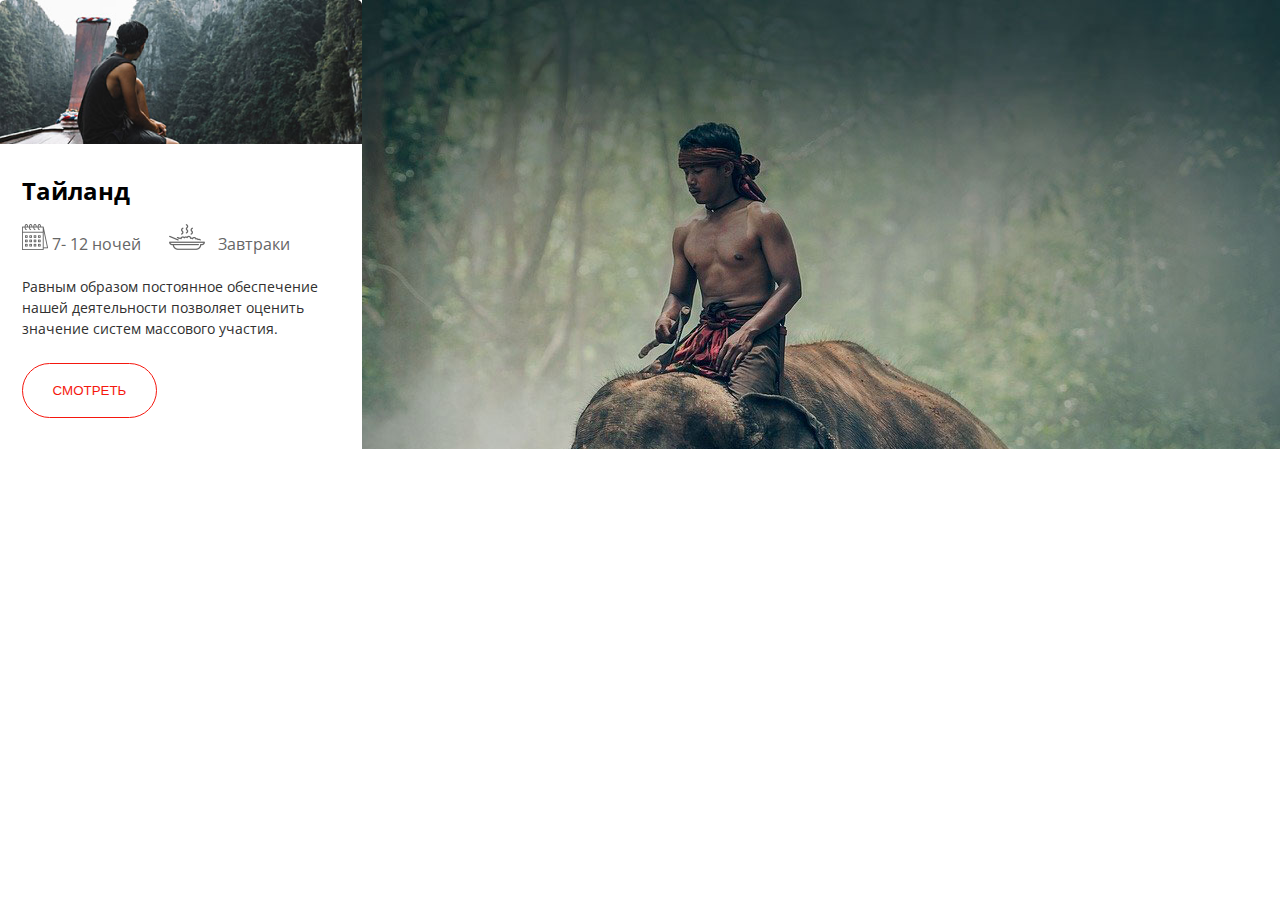
<file: card.html>
<!DOCTYPE html>
<html lang="ru">
  <head>
    <title>Asia tour</title>
    <meta http-equiv="Content-type" content="text/html" ; charset="UTF-8" />
    <link rel="stylesheet" href="styles/reset.css" />
    <link rel="stylesheet" href="styles/layout.css" />
    <link rel="stylesheet" href="styles/card-style.css" />
    <link href="https://fonts.googleapis.com/css2?family=Open+Sans:wght@300;700&display=swap" rel="stylesheet" />
  </head>

  <body>
    <div class="wrapper">
        <!--1й элемент-->
        <div class="tours">
          <div class="tours__item tours__first">
            <div class="tours__image-wrapper">
              <img src="images/river.png" alt="man-on-boad" />
            </div>
            <div class="tours__card-wrapper">
              <div class="tours__content">
                <h3>Тайланд</h3>
              </div>
             <div class="tours__features">
               <ul class="day-and-breakfast">
                  <li class="day">
                    <img class="calendar" src="images/calendar.png" alt="calendar" />
                    <span class="nights" >7- 12 ночей</span>
                 </li>
                 <li class="breakfast">
                    <img class="meal" src="images/meal.png" alt="meal" />
                   <span class="breakfast">Завтраки</span>
                 </li>
               </ul>
             </div>
              <div class="tours__description">
                <p>
                 Равным образом постоянное обеспечение нашей деятельности позволяет оценить значение систем массового
                  участия.
  
                </p>
             </div>
              <button class="tours__button">СМОТРЕТЬ</button>
            </div>
            </div>
           
        </div>
     </div>
          
  </body>
</html>
</file>
<file: styles/layout.css>
html,
body {
  height: 100%;
  width: 100%;
  margin: 0;
}

body {
  font-size: 14px;
  color:#fff;
  line-height: 1;
  font-family: 'Open Sans', sans-serif;
}

* {
  box-sizing: border-box;
}
</file>
<file: styles/card-style.css>
h1 {
    font-size: 72px;
  }
  
  h2 {
    font-size: 36px;
  }
  
  h3 {
    font-size: 24px;
  }
  
  .wrapper {
    width: 100%;
    background-color: #001821;
    background-image: url(./../images/e1e8a5192d48f6a27b1f7f2d7f96c15d.jpg),
      url(./../images/8ab63ebd5bdf999b88ad70228e5cca81.jpg);
    background-position: top center, bottom center;
    background-repeat: no-repeat;
  }
  
  .tours {
    width: 1140px;
    display: block;
    position: relative;
    
  }

  .tours__image-wrapper {
    overflow: hidden;
    object-fit: cover;
  }

  .tours__card-wrapper {
    width: 324px;
    margin: 33px 16px 26px 22px;
  }
  
  .tours__first {
    display: inline-block;
    width: 362px;
    height: 449px;
    background-color: #fff;
  }

 

  .tours__content {
    color: #000;
    margin-bottom: 21px;
  }

  .day-and-breakfast {
    color: #666;
    display: inline-flex;
  }

  .day {
    margin-right: 28px;
  }


  .tours__description {
    width: 324px;
    height: 63px;
    color: #303030;
    font-size: 14px;
    margin-top: 23.5px;
    line-height: 21px;
    overflow: hidden;
    text-overflow: ellipsis;
  }

  .calendar {
    width: 26px;
    height: 26px;
  }

  .meal {
    width: 36px;
    height: 26px;
    margin-right: 9px;
  }

  .nights {
    font-size: 16px;
  }

  .breakfast {
    font-size: 16px;
  }

  .tours__button {
    cursor: pointer;
    width: 135px;
    height: 55px;
    margin-top: 24.5px;
    border-radius: 35px;
    color: #F5170E;
    border: 1px solid #F5170E;
    background-color: #fff;
    text-transform: uppercase;
    transition: 0.3s;
  }

  .tours__button:hover,
  .tours__button:active {
    background-color: #F5170E;
    color:#fff;
  }
</file>
